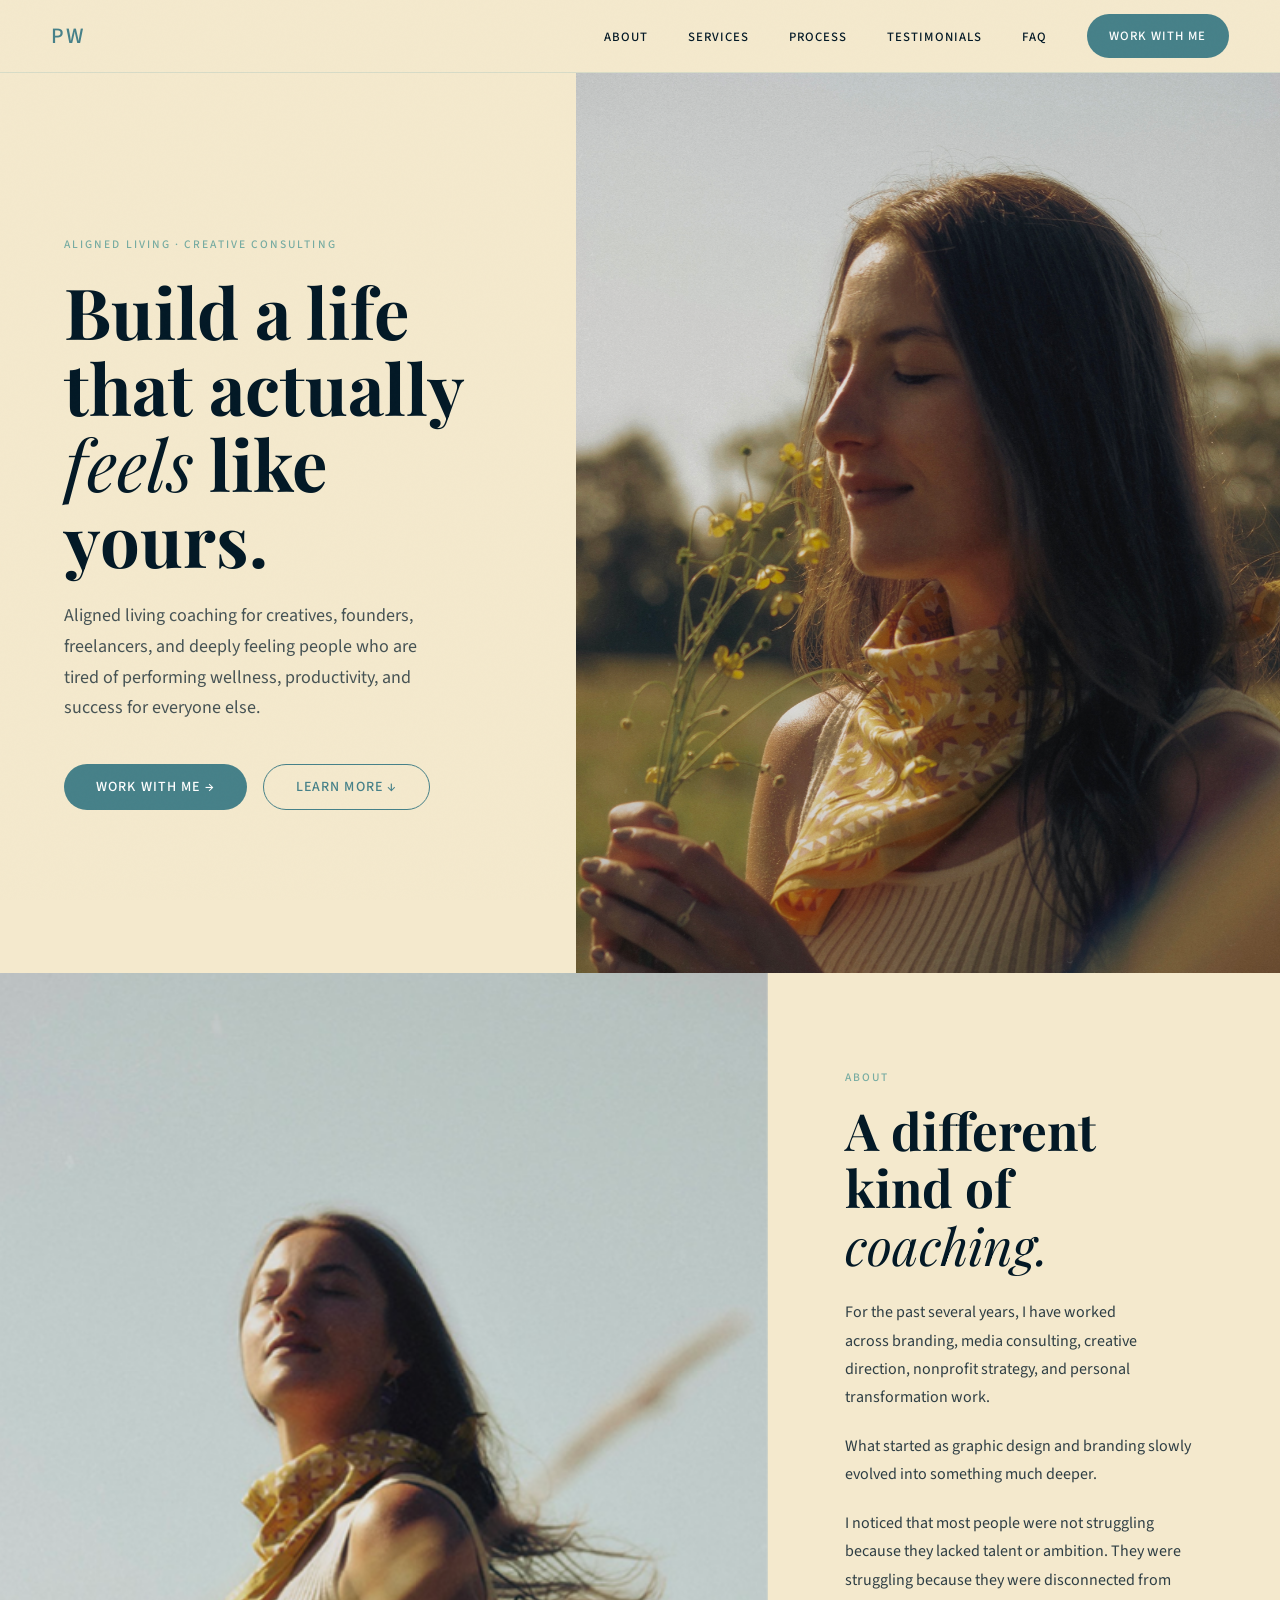
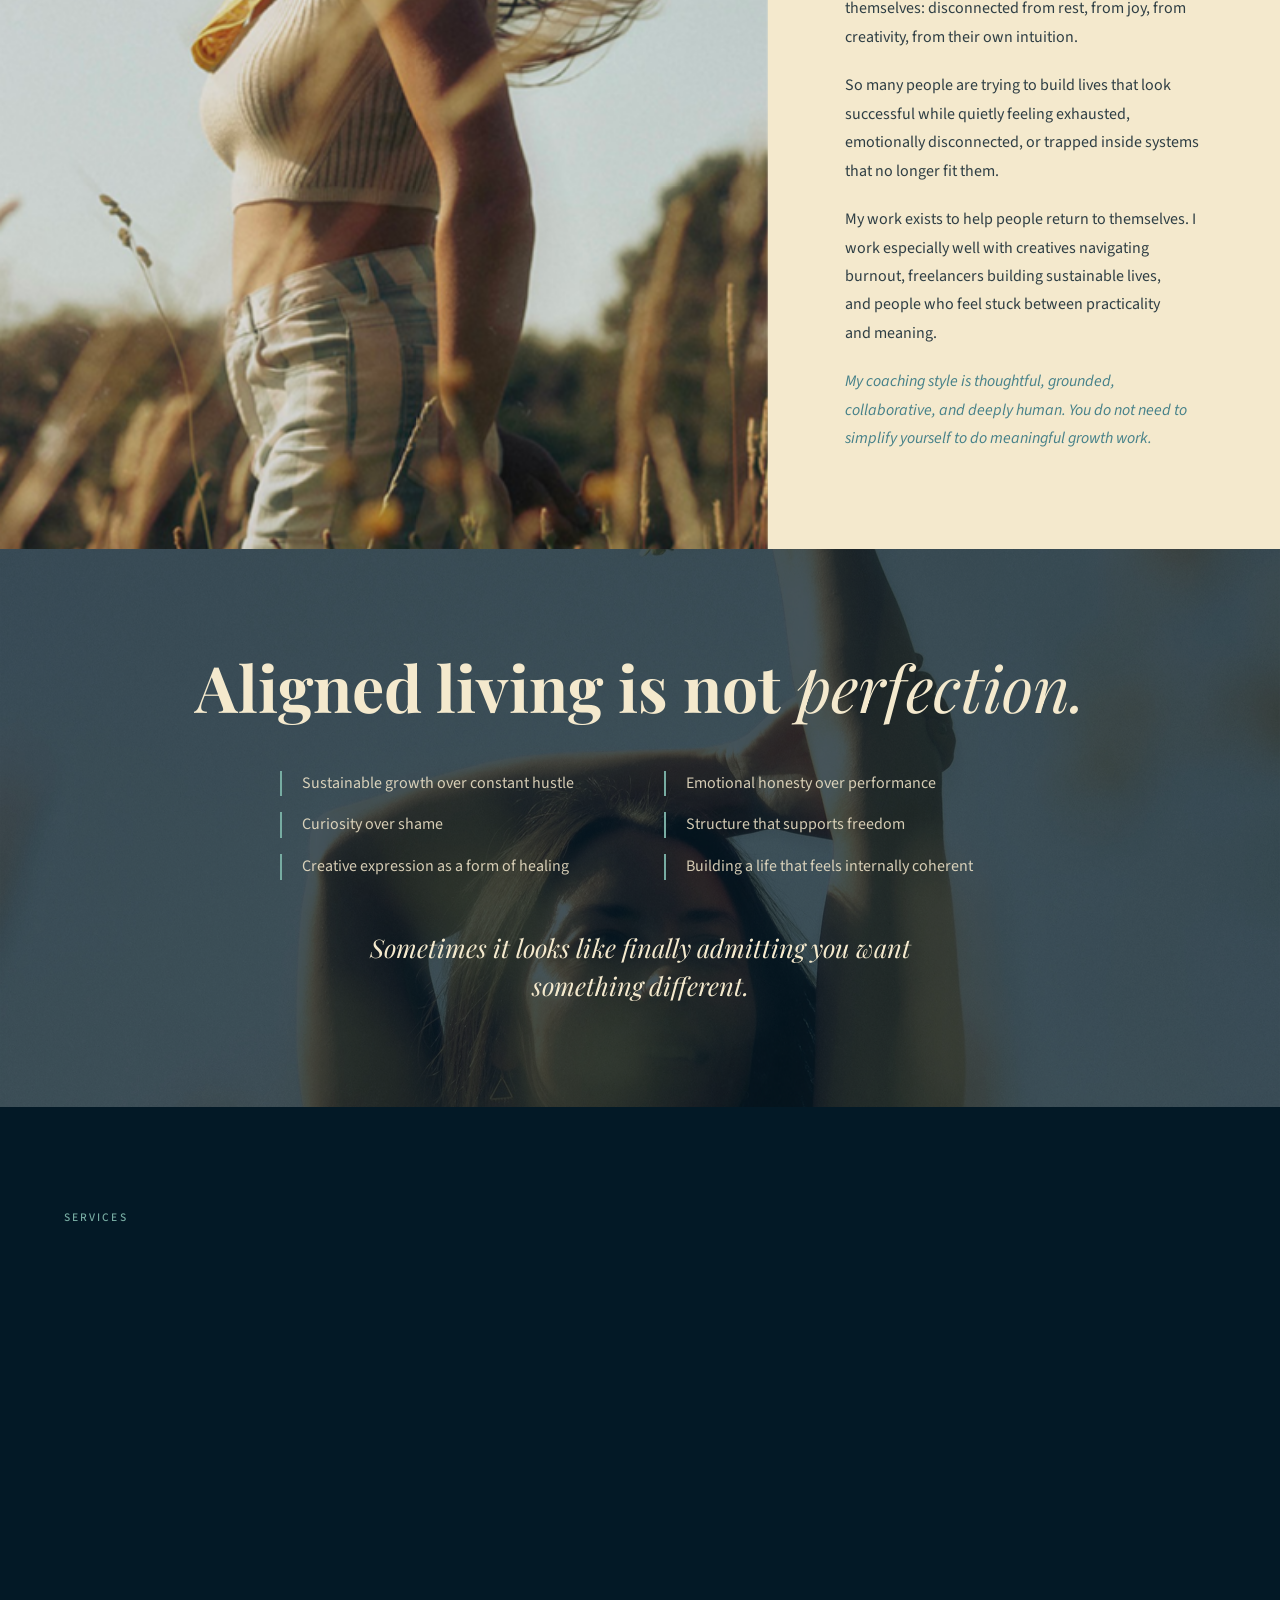
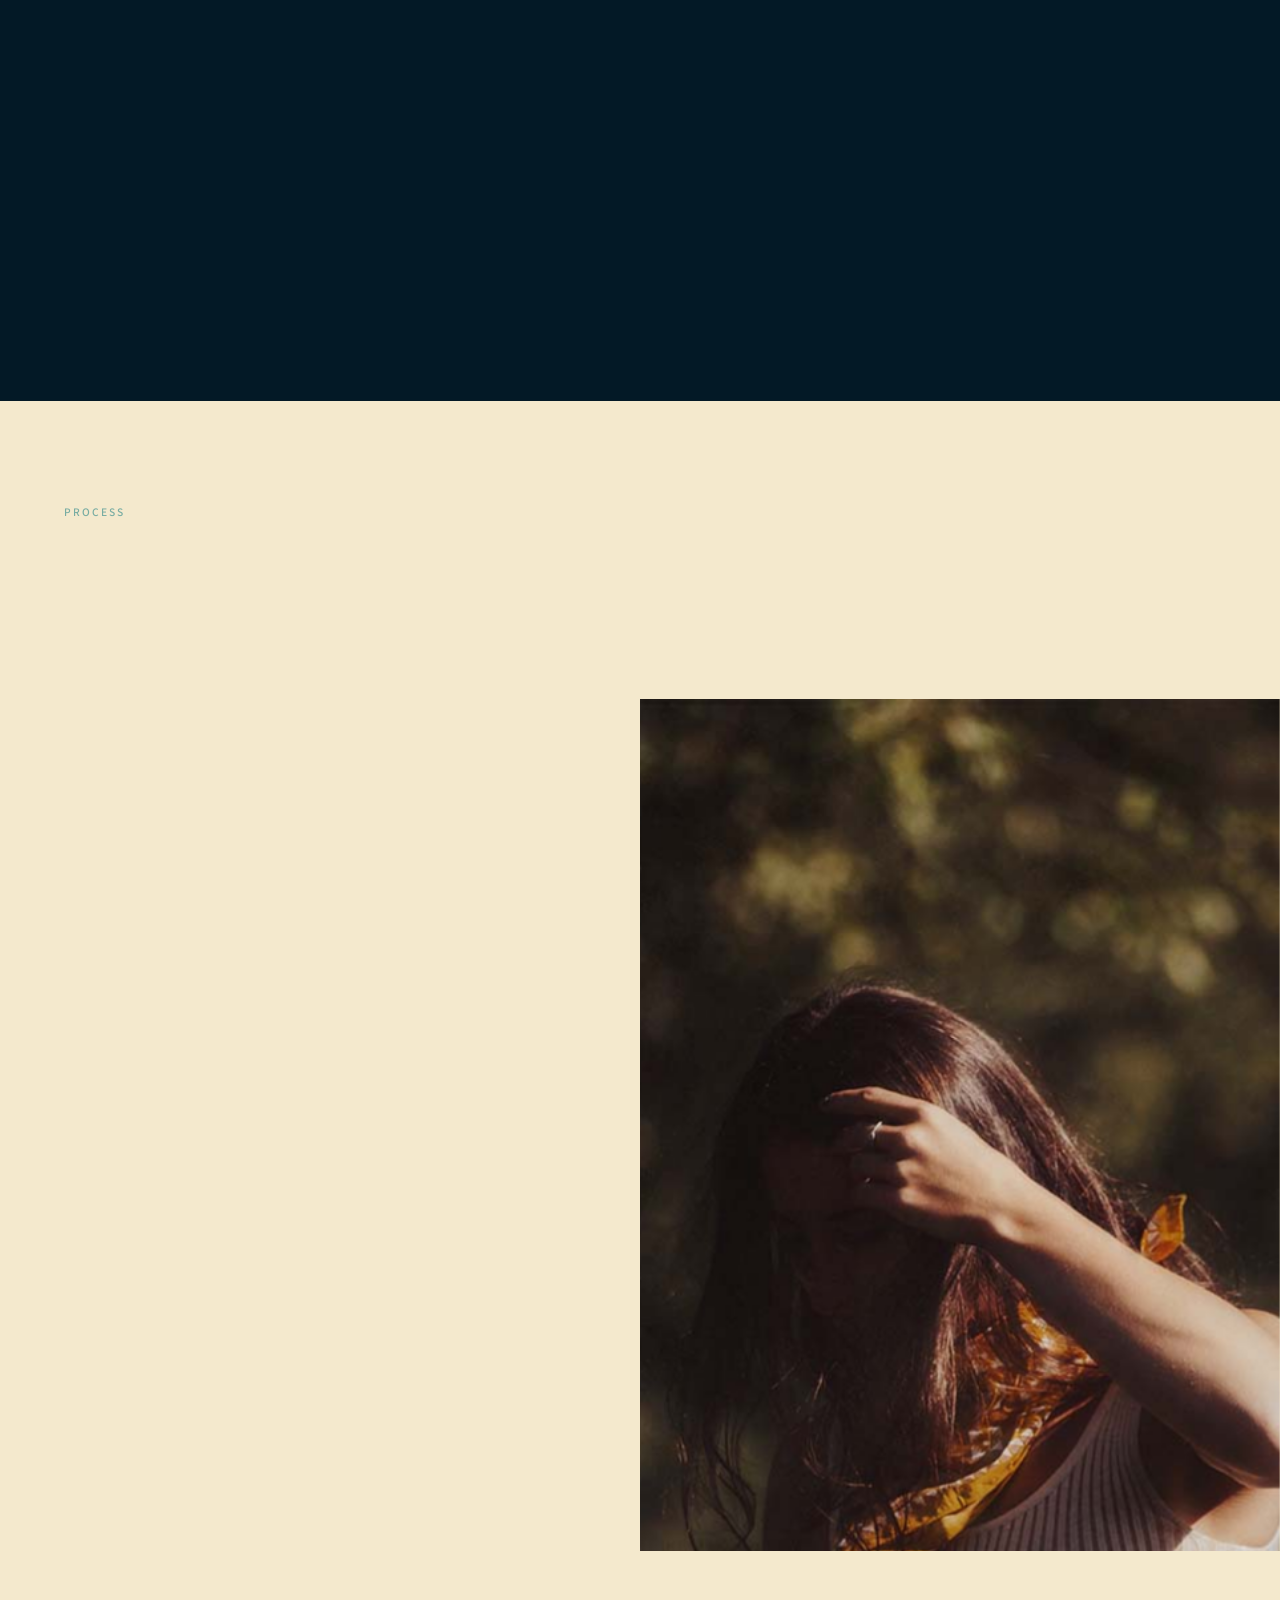
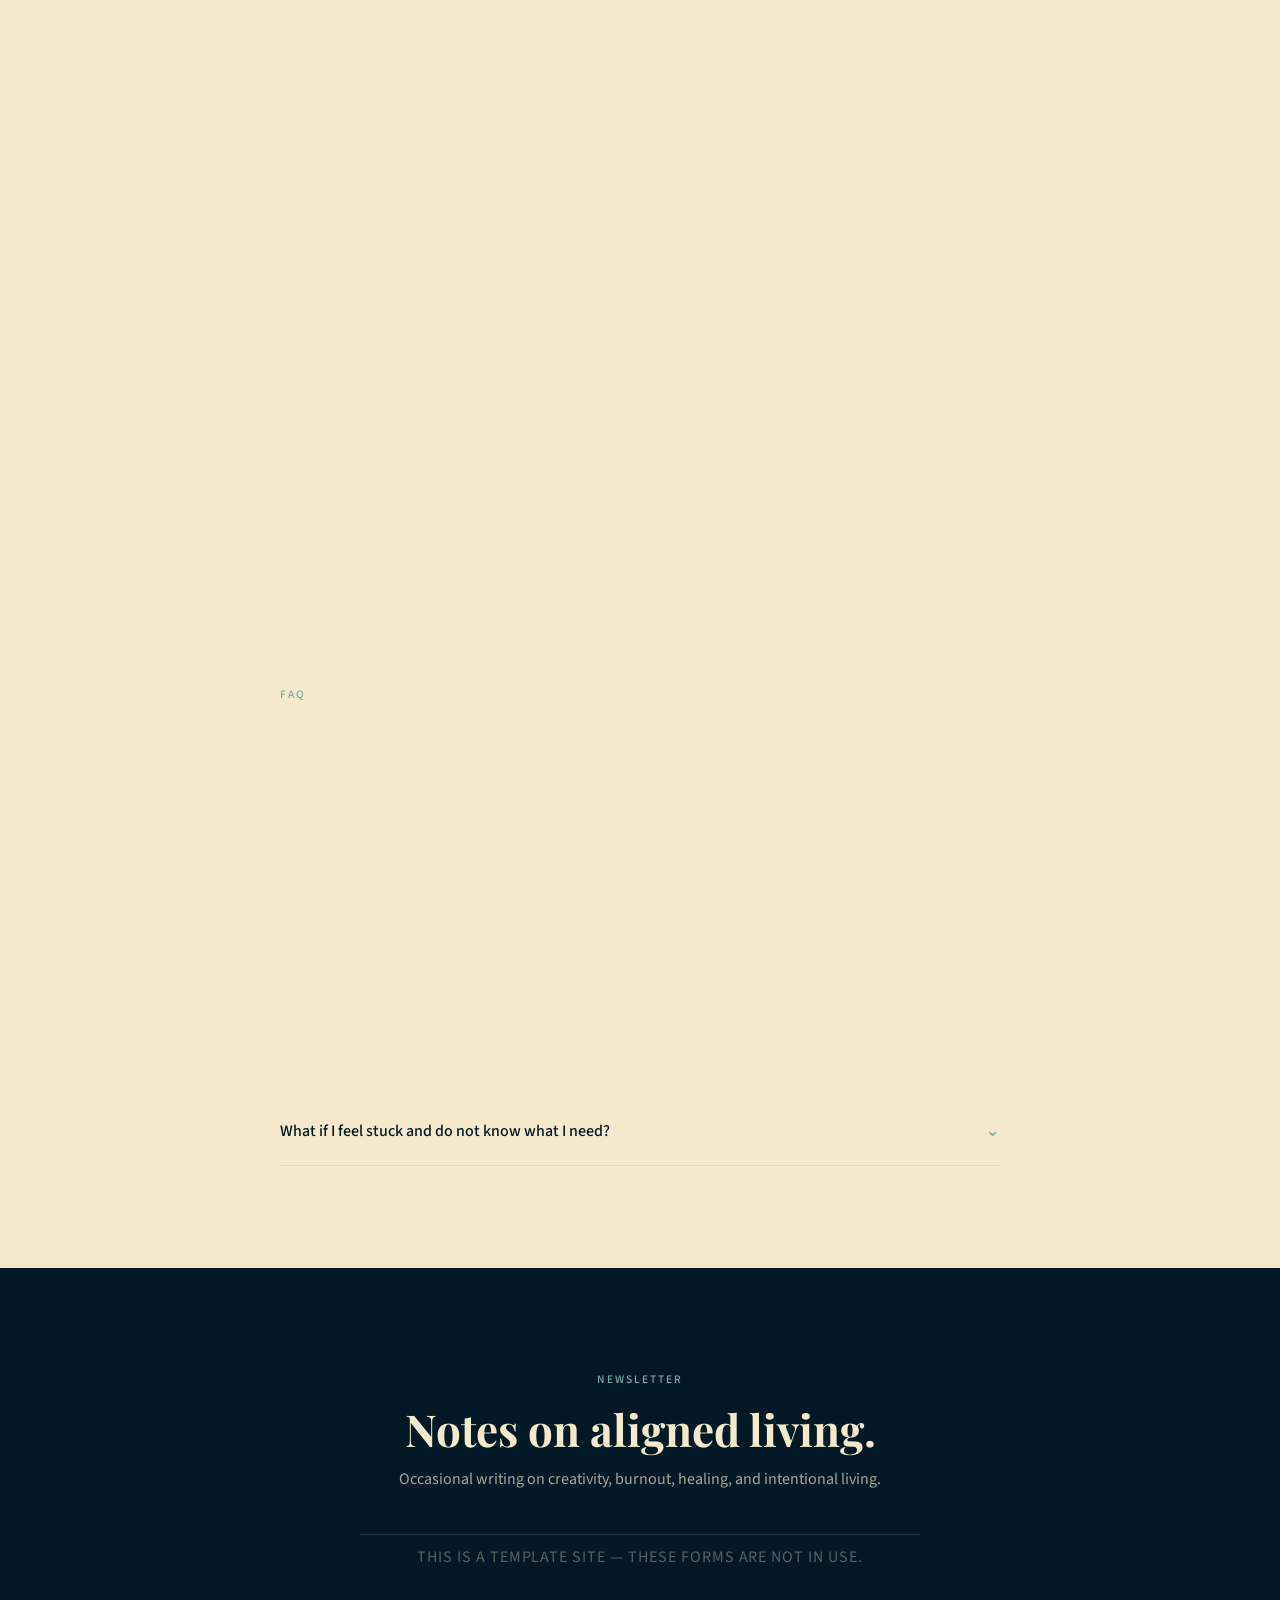
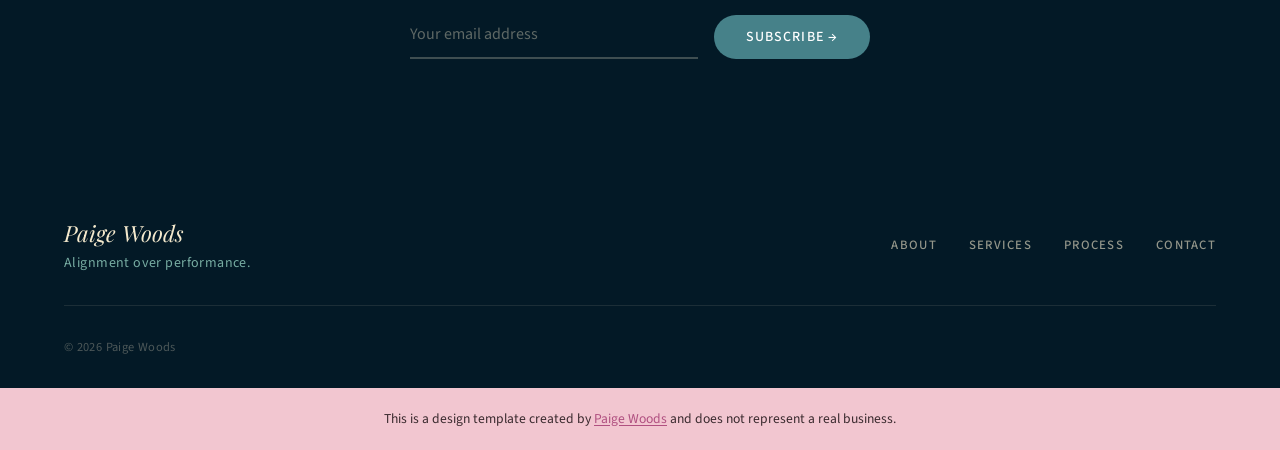
<file: index.html>
<!DOCTYPE html>
<html lang="en">
<head>
  <meta charset="UTF-8" />
  <meta name="viewport" content="width=device-width, initial-scale=1.0" />
  <title>Paige Woods — Aligned Living Coach</title>
  <meta name="description" content="Aligned living coaching for creatives, founders, freelancers, and deeply feeling people. Build a life that feels honest, sustainable, and real to you." />
  <link rel="preconnect" href="https://fonts.googleapis.com" />
  <link rel="preconnect" href="https://fonts.gstatic.com" crossorigin />
  <link href="https://fonts.googleapis.com/css2?family=Playfair+Display:ital,wght@0,600;0,700;1,400;1,600&family=Source+Sans+3:wght@400;500&display=swap" rel="stylesheet" />
  <link rel="stylesheet" href="style.css" />
</head>
<body>

  <!-- Paper grain texture -->
  <div class="grain" aria-hidden="true"></div>

  <!-- ══════════════════════════════════════════════════════
       NAVIGATION
  ══════════════════════════════════════════════════════ -->
  <nav class="nav" id="nav" role="navigation" aria-label="Main navigation">
    <div class="nav-inner">
      <a href="index.html" class="nav-logo">PW</a>
      <ul class="nav-links" role="list">
        <li><a href="#about">About</a></li>
        <li><a href="#services">Services</a></li>
        <li><a href="#process">Process</a></li>
        <li><a href="#testimonials">Testimonials</a></li>
        <li><a href="#faq">FAQ</a></li>
        <li><a href="contact.html" class="btn-nav">Work with me</a></li>
      </ul>
      <button class="nav-toggle" aria-label="Open menu" aria-expanded="false" aria-controls="navMobile">
        <span></span>
        <span></span>
      </button>
    </div>
  </nav>

  <!-- Mobile navigation overlay -->
  <div class="nav-mobile" id="navMobile" aria-hidden="true" role="dialog" aria-label="Mobile navigation">
    <button class="nav-mobile-close" aria-label="Close menu">&#10005;</button>
    <ul role="list">
      <li><a href="#about">About</a></li>
      <li><a href="#services">Services</a></li>
      <li><a href="#process">Process</a></li>
      <li><a href="#testimonials">Testimonials</a></li>
      <li><a href="#faq">FAQ</a></li>
      <li><a href="contact.html">Work with me</a></li>
    </ul>
  </div>

  <!-- ══════════════════════════════════════════════════════
       HERO
  ══════════════════════════════════════════════════════ -->
  <section class="hero" aria-label="Introduction">
    <div class="hero-text">
      <span class="section-label hero-animate">Aligned Living &middot; Creative Consulting</span>
      <h1 class="hero-h1 hero-animate">Build a life that actually <em>feels</em> like yours.</h1>
      <p class="hero-sub hero-animate">
        Aligned living coaching for creatives, founders, freelancers, and deeply feeling people
        who are tired of performing wellness, productivity, and success for everyone else.
      </p>
      <div class="btn-group hero-animate">
        <a href="contact.html" class="btn btn-primary">Work with me &rarr;</a>
        <a href="#about" class="btn btn-outline">Learn more &darr;</a>
      </div>
    </div>
    <div class="hero-image" aria-hidden="true">
      <img
        src="paige-portfolio-1/IMG_7127 copy.jpg"
        alt="Paige Woods"
        data-parallax="0.12"
        loading="eager"
        fetchpriority="high"
      />
    </div>
  </section>

  <!-- ══════════════════════════════════════════════════════
       ABOUT
  ══════════════════════════════════════════════════════ -->
  <section class="about-section" id="about" aria-labelledby="about-heading">
    <div class="about-grid-full">

      <div class="about-photo-col reveal-slide-left">
        <img
          src="paige-portfolio-1/IMG_7124 copy.jpg"
          alt="Paige Woods"
          data-parallax="0.09"
          loading="lazy"
        />
      </div>

      <div class="about-text-col">
        <div class="about-text reveal">
          <span class="section-label">About</span>
          <h2 class="section-heading reveal-scale" id="about-heading">A different kind of <em>coaching.</em></h2>

          <p>For the past several years, I have worked across branding, media consulting, creative direction, nonprofit strategy, and personal transformation work.</p>

          <p>What started as graphic design and branding slowly evolved into something much deeper.</p>

          <p>I noticed that most people were not struggling because they lacked talent or ambition. They were struggling because they were disconnected from themselves: disconnected from rest, from joy, from creativity, from their own intuition.</p>

          <p>So many people are trying to build lives that look successful while quietly feeling exhausted, emotionally disconnected, or trapped inside systems that no longer fit them.</p>

          <p>My work exists to help people return to themselves. I work especially well with creatives navigating burnout, freelancers building sustainable lives, and people who feel stuck between practicality and meaning.</p>

          <p class="about-closing">My coaching style is thoughtful, grounded, collaborative, and deeply human. You do not need to simplify yourself to do meaningful growth work.</p>
        </div>
      </div>

    </div>
  </section>

  <!-- ══════════════════════════════════════════════════════
       PHILOSOPHY
  ══════════════════════════════════════════════════════ -->
  <section class="section philosophy" id="philosophy" aria-labelledby="philosophy-heading">
    <div class="philosophy-bg" aria-hidden="true">
      <img
        src="paige-portfolio-1/IMG_7130 copy.jpg"
        alt=""
        class="philosophy-img"
        data-parallax="0.05"
        loading="lazy"
      />
    </div>
    <div class="container philosophy-content">
      <h2 class="philosophy-heading reveal-scale" id="philosophy-heading">
        Aligned living is not <em>perfection.</em>
      </h2>
      <div class="philosophy-grid" aria-label="Core principles">
        <p class="reveal">Sustainable growth over constant hustle</p>
        <p class="reveal">Emotional honesty over performance</p>
        <p class="reveal">Curiosity over shame</p>
        <p class="reveal">Structure that supports freedom</p>
        <p class="reveal">Creative expression as a form of healing</p>
        <p class="reveal">Building a life that feels internally coherent</p>
      </div>
      <p class="philosophy-closing reveal">
        Sometimes it looks like finally admitting you want something different.
      </p>
    </div>
  </section>

  <!-- ══════════════════════════════════════════════════════
       SERVICES
  ══════════════════════════════════════════════════════ -->
  <section class="section services-section" id="services" aria-labelledby="services-heading">
    <div class="container">
      <span class="section-label">Services</span>
      <h2 class="section-heading reveal-scale" id="services-heading">The work.</h2>

      <div class="services-grid">

        <div class="card reveal">
          <div class="card-accent" aria-hidden="true"></div>
          <h3 class="card-heading">1:1 Coaching</h3>
          <p class="card-sub">Personal guidance for building a more aligned life.</p>
          <ul class="card-list" aria-label="Coaching focus areas">
            <li>Life direction and decision-making</li>
            <li>Burnout recovery and nervous system awareness</li>
            <li>Creative identity and self-expression</li>
            <li>Values-based goal setting and self-trust</li>
          </ul>
          <p class="card-body">Sessions are conversational, reflective, and practical. The focus is honest support that can actually fit into your real life.</p>
          <a href="contact.html" class="btn btn-outline">Book a session</a>
        </div>

        <div class="card card-offset reveal">
          <div class="card-accent" aria-hidden="true"></div>
          <h3 class="card-heading">Creative &amp; Brand Consulting</h3>
          <p class="card-sub">For creatives, founders, and purpose-driven projects.</p>
          <ul class="card-list" aria-label="Consulting focus areas">
            <li>Brand clarity and messaging</li>
            <li>Audience alignment and storytelling</li>
            <li>Personal branding for creatives</li>
            <li>Values-centered creative direction</li>
          </ul>
          <p class="card-body">With a background in branding, design, and nonprofit work, I help clients clarify not just how they present themselves, but why they exist in the first place.</p>
          <a href="contact.html" class="btn btn-outline">Start a project</a>
        </div>

      </div>
    </div>
  </section>

  <!-- ══════════════════════════════════════════════════════
       PROCESS
  ══════════════════════════════════════════════════════ -->
  <section class="section process-section" id="process" aria-labelledby="process-heading">
      <div class="process-grid">

        <div class="process-steps">
          <span class="section-label">Process</span>
          <h2 class="section-heading reveal-scale" id="process-heading">What working together looks like.</h2>

          <div class="step reveal-step-right">
            <span class="step-number" aria-hidden="true">01</span>
            <div>
              <h3 class="step-title">Reflection</h3>
              <p>We begin by understanding where you are right now: emotionally, creatively, practically, and relationally. Not just what you do, but how your life actually feels.</p>
            </div>
          </div>

          <div class="step reveal-step-right">
            <span class="step-number" aria-hidden="true">02</span>
            <div>
              <h3 class="step-title">Clarity</h3>
              <p>We identify the patterns, pressures, and beliefs creating disconnection or burnout, then reconnect with your real values, desires, rhythms, and needs.</p>
            </div>
          </div>

          <div class="step reveal-step-right">
            <span class="step-number" aria-hidden="true">03</span>
            <div>
              <h3 class="step-title">Alignment</h3>
              <p>Together we build structures, goals, routines, and decisions that support the life you genuinely want to live, not a version built around outside expectations.</p>
            </div>
          </div>

          <div class="step reveal-step-right">
            <span class="step-number" aria-hidden="true">04</span>
            <div>
              <h3 class="step-title">Integration</h3>
              <p>Real change happens when insight becomes part of daily life. This phase focuses on sustainability and helping change feel realistic rather than overwhelming.</p>
            </div>
          </div>
        </div>

        <div class="process-photo" aria-hidden="true">
          <img
            src="paige-portfolio-1/IMG_7123 copy 2.jpg"
            alt=""
            data-parallax="0.08"
            loading="lazy"
          />
        </div>

      </div>
  </section>

  <!-- ══════════════════════════════════════════════════════
       TESTIMONIALS
  ══════════════════════════════════════════════════════ -->
  <section class="section testimonials" id="testimonials" aria-labelledby="testimonials-heading">
    <div class="container">

      <p class="testimonials-intro reveal-scale" id="testimonials-heading">
        My role is not to &ldquo;fix&rdquo; people. It&rsquo;s to help them hear themselves clearly again.
      </p>

      <!-- Note: placeholder testimonials — replace with real ones when available -->
      <div class="testimonials-grid">

        <div class="testimonial-card reveal">
          <p>&ldquo;Working with Paige helped me understand what I actually wanted, not what I thought I was supposed to want. It changed everything.&rdquo;</p>
          <cite>A., Creative Director</cite>
        </div>

        <div class="testimonial-card reveal">
          <p>&ldquo;I came in burned out and overwhelmed. Paige helped me build a life that actually fits who I am. The work was honest, thoughtful, and deeply personal.&rdquo;</p>
          <cite>M., Freelance Designer</cite>
        </div>

        <div class="testimonial-card reveal">
          <p>&ldquo;This is the first time I&rsquo;ve done growth work that didn&rsquo;t make me feel like I needed to become someone else. Paige meets you exactly where you are.&rdquo;</p>
          <cite>R., Founder</cite>
        </div>

      </div>
    </div>
  </section>

  <!-- ══════════════════════════════════════════════════════
       FAQ
  ══════════════════════════════════════════════════════ -->
  <section class="section" id="faq" aria-labelledby="faq-heading">
    <div class="container">
      <div class="faq-wrap">
        <span class="section-label">FAQ</span>
        <h2 class="section-heading reveal-scale" id="faq-heading">Questions.</h2>

        <div class="faq-list" role="list">

          <div class="faq-item reveal" role="listitem">
            <button class="faq-q" aria-expanded="false" aria-controls="faq-1">
              What makes your coaching different?
              <span class="faq-chevron" aria-hidden="true">&#8964;</span>
            </button>
            <div class="faq-a" id="faq-1" hidden>
              <p>My work is less focused on external achievement and more focused on helping people create lives that feel emotionally sustainable, authentic, and aligned with their values. I combine practical structure with emotional depth.</p>
            </div>
          </div>

          <div class="faq-item reveal" role="listitem">
            <button class="faq-q" aria-expanded="false" aria-controls="faq-2">
              Do I need to be a creative person to work with you?
              <span class="faq-chevron" aria-hidden="true">&#8964;</span>
            </button>
            <div class="faq-a" id="faq-2" hidden>
              <p>Not at all. But many creatives, freelancers, founders, and highly introspective people naturally resonate with this work.</p>
            </div>
          </div>

          <div class="faq-item reveal" role="listitem">
            <button class="faq-q" aria-expanded="false" aria-controls="faq-3">
              Is this therapy?
              <span class="faq-chevron" aria-hidden="true">&#8964;</span>
            </button>
            <div class="faq-a" id="faq-3" hidden>
              <p>No. Coaching is not therapy or mental health treatment. My work focuses on reflection, growth, alignment, life structure, creativity, and values-based change.</p>
            </div>
          </div>

          <div class="faq-item reveal" role="listitem">
            <button class="faq-q" aria-expanded="false" aria-controls="faq-4">
              Do you offer virtual sessions?
              <span class="faq-chevron" aria-hidden="true">&#8964;</span>
            </button>
            <div class="faq-a" id="faq-4" hidden>
              <p>Yes. All sessions are offered remotely.</p>
            </div>
          </div>

          <div class="faq-item reveal" role="listitem">
            <button class="faq-q" aria-expanded="false" aria-controls="faq-5">
              What if I feel stuck and do not know what I need?
              <span class="faq-chevron" aria-hidden="true">&#8964;</span>
            </button>
            <div class="faq-a" id="faq-5" hidden>
              <p>That is completely okay. Many people begin this work because they sense disconnection before they fully understand what needs to change.</p>
            </div>
          </div>

        </div>
      </div>
    </div>
  </section>

  <!-- ══════════════════════════════════════════════════════
       NEWSLETTER
  ══════════════════════════════════════════════════════ -->
  <section class="section newsletter" aria-labelledby="newsletter-heading">
    <div class="container">
      <div class="newsletter-inner reveal">
        <span class="section-label">Newsletter</span>
        <h2 class="newsletter-heading reveal-scale" id="newsletter-heading">Notes on aligned living.</h2>
        <p>Occasional writing on creativity, burnout, healing, and intentional living.</p>
        <p class="demo-notice">This is a template site — these forms are not in use.</p>
        <form class="newsletter-form" action="#" onsubmit="return false;" novalidate>
          <div class="newsletter-field">
            <input
              type="email"
              placeholder="Your email address"
              aria-label="Email address for newsletter"
              autocomplete="email"
            />
            <button type="submit" class="btn btn-primary">Subscribe &rarr;</button>
          </div>
        </form>
      </div>
    </div>
  </section>

  <!-- ══════════════════════════════════════════════════════
       FOOTER
  ══════════════════════════════════════════════════════ -->
  <footer class="footer" role="contentinfo">
    <div class="container">
      <div class="footer-main">
        <div>
          <p class="footer-name">Paige Woods</p>
          <p class="footer-tagline">Alignment over performance.</p>
        </div>
        <nav class="footer-nav" aria-label="Footer navigation">
          <a href="#about">About</a>
          <a href="#services">Services</a>
          <a href="#process">Process</a>
          <a href="contact.html">Contact</a>
        </nav>
      </div>
      <div class="footer-bottom">
        <p>&copy; 2026 Paige Woods</p>
      </div>
    </div>
  </footer>

  <div class="template-disclaimer">
    <p>This is a design template created by <a href="https://www.paigewoods.art/consulting" target="_blank" rel="noopener">Paige Woods</a> and does not represent a real business.</p>
  </div>

  <script src="main.js"></script>
</body>
</html>
</file>
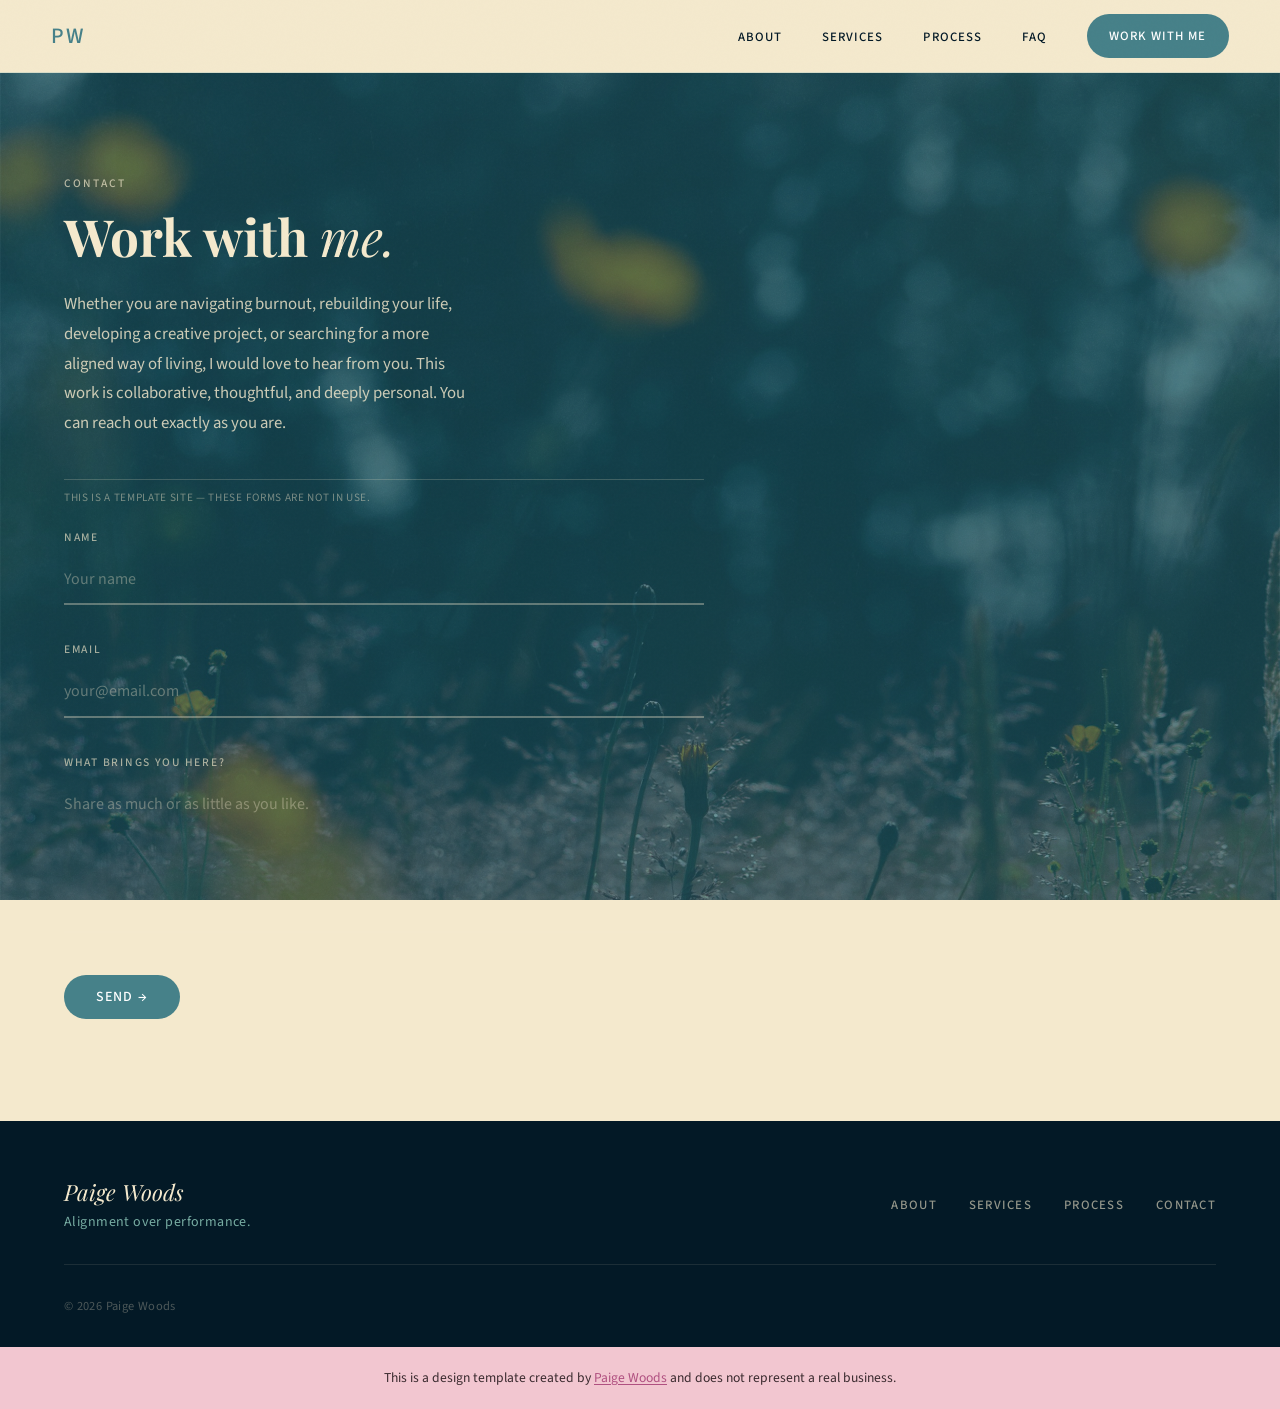
<file: contact.html>
<!DOCTYPE html>
<html lang="en">
<head>
  <meta charset="UTF-8" />
  <meta name="viewport" content="width=device-width, initial-scale=1.0" />
  <title>Work With Me — Paige Woods</title>
  <meta name="description" content="Reach out to Paige Woods to explore aligned living coaching or creative consulting. Sessions offered remotely." />
  <link rel="preconnect" href="https://fonts.googleapis.com" />
  <link rel="preconnect" href="https://fonts.gstatic.com" crossorigin />
  <link href="https://fonts.googleapis.com/css2?family=Playfair+Display:ital,wght@0,600;0,700;1,400;1,600&family=Source+Sans+3:wght@400;500&display=swap" rel="stylesheet" />
  <link rel="stylesheet" href="style.css" />
</head>
<body>

  <!-- Paper grain texture -->
  <div class="grain" aria-hidden="true"></div>

  <!-- ══════════════════════════════════════════════════════
       NAVIGATION
  ══════════════════════════════════════════════════════ -->
  <nav class="nav" id="nav" role="navigation" aria-label="Main navigation">
    <div class="nav-inner">
      <a href="index.html" class="nav-logo">PW</a>
      <ul class="nav-links" role="list">
        <li><a href="index.html#about">About</a></li>
        <li><a href="index.html#services">Services</a></li>
        <li><a href="index.html#process">Process</a></li>
        <li><a href="index.html#faq">FAQ</a></li>
        <li><a href="contact.html" class="btn-nav" aria-current="page">Work with me</a></li>
      </ul>
      <button class="nav-toggle" aria-label="Open menu" aria-expanded="false" aria-controls="navMobile">
        <span></span>
        <span></span>
      </button>
    </div>
  </nav>

  <!-- Mobile navigation overlay -->
  <div class="nav-mobile" id="navMobile" aria-hidden="true" role="dialog" aria-label="Mobile navigation">
    <button class="nav-mobile-close" aria-label="Close menu">&#10005;</button>
    <ul role="list">
      <li><a href="index.html#about">About</a></li>
      <li><a href="index.html#services">Services</a></li>
      <li><a href="index.html#process">Process</a></li>
      <li><a href="index.html#faq">FAQ</a></li>
      <li><a href="contact.html">Work with me</a></li>
    </ul>
  </div>

  <!-- ══════════════════════════════════════════════════════
       CONTACT
  ══════════════════════════════════════════════════════ -->
  <main class="section contact-main" aria-labelledby="contact-heading">
    <div class="container">
      <div class="contact-grid">

        <div class="contact-form-col">
          <span class="section-label hero-animate">Contact</span>
          <h1 class="section-heading hero-animate" id="contact-heading">Work with <em>me.</em></h1>
          <p class="contact-intro hero-animate">
            Whether you are navigating burnout, rebuilding your life, developing a creative project,
            or searching for a more aligned way of living, I would love to hear from you.
            This work is collaborative, thoughtful, and deeply personal.
            You can reach out exactly as you are.
          </p>

          <p class="demo-notice">This is a template site — these forms are not in use.</p>
          <form class="contact-form reveal" action="#" onsubmit="return false;" novalidate>

            <div class="form-field">
              <label for="name">Name</label>
              <input
                type="text"
                id="name"
                name="name"
                autocomplete="name"
                placeholder="Your name"
                required
              />
            </div>

            <div class="form-field">
              <label for="email">Email</label>
              <input
                type="email"
                id="email"
                name="email"
                autocomplete="email"
                placeholder="your@email.com"
                required
              />
            </div>

            <div class="form-field">
              <label for="message">What brings you here?</label>
              <textarea
                id="message"
                name="message"
                rows="5"
                placeholder="Share as much or as little as you like."
                required
              ></textarea>
            </div>

            <button type="submit" class="btn btn-primary">Send &rarr;</button>

          </form>
        </div>


      </div>
    </div>
  </main>

  <!-- ══════════════════════════════════════════════════════
       FOOTER
  ══════════════════════════════════════════════════════ -->
  <footer class="footer" role="contentinfo">
    <div class="container">
      <div class="footer-main">
        <div>
          <p class="footer-name">Paige Woods</p>
          <p class="footer-tagline">Alignment over performance.</p>
        </div>
        <nav class="footer-nav" aria-label="Footer navigation">
          <a href="index.html#about">About</a>
          <a href="index.html#services">Services</a>
          <a href="index.html#process">Process</a>
          <a href="contact.html">Contact</a>
        </nav>
      </div>
      <div class="footer-bottom">
        <p>&copy; 2026 Paige Woods</p>
      </div>
    </div>
  </footer>

  <div class="template-disclaimer">
    <p>This is a design template created by <a href="https://www.paigewoods.art/consulting" target="_blank" rel="noopener">Paige Woods</a> and does not represent a real business.</p>
  </div>

  <script src="main.js"></script>
</body>
</html>
</file>
<file: style.css>
/* =========================================================
   PAIGE WOODS — Design Tokens & Shared Styles
   ========================================================= */

@import url('https://fonts.googleapis.com/css2?family=Playfair+Display:ital,wght@0,600;0,700;1,400;1,600&family=Source+Sans+3:wght@400;500&display=swap');

:root {
  --ink-black:     #031926;
  --teal:          #468189;
  --muted-teal:    #77aca2;
  --ash-grey:      #9dbebb;
  --vanilla-cream: #f4e9cd;

  --bg:            var(--vanilla-cream);
  --text:          var(--ink-black);
  --accent:        var(--teal);
  --accent-hover:  var(--muted-teal);
  --border:        rgba(150, 190, 187, 0.3);

  --font-serif: 'Playfair Display', Georgia, serif;
  --font-sans:  'Source Sans 3', system-ui, sans-serif;

  --radius-card: 24px;
  --radius-pill: 9999px;

  --shadow-sm:  0 4px 6px  rgba(3, 25, 38, 0.05);
  --shadow-md:  0 10px 20px rgba(3, 25, 38, 0.08);
  --shadow-xl:  0 30px 60px rgba(3, 25, 38, 0.14);

  --max-w: 1280px;
}

/* =========================================================
   Reset
   ========================================================= */

*, *::before, *::after {
  box-sizing: border-box;
  margin: 0;
  padding: 0;
}

html {
  scroll-behavior: smooth;
}

body {
  font-family: var(--font-sans);
  background: var(--vanilla-cream);
  color: var(--ink-black);
  min-height: 100vh;
  -webkit-font-smoothing: antialiased;
}

img {
  max-width: 100%;
  display: block;
}

h1, h2, h3, h4, p {
  text-wrap: pretty;
}

.template-disclaimer {
  background: #f2c6d0;
  padding: 1.25rem clamp(1.5rem, 5vw, 4rem);
  text-align: center;
}

.template-disclaimer p {
  font-family: var(--font-sans);
  font-size: 0.85rem;
  line-height: 1.65;
  color: #3a2a2e;
  max-width: 680px;
  margin: 0 auto;
}

.template-disclaimer a {
  color: #b05080;
  text-decoration: underline;
  text-underline-offset: 2px;
}

.template-disclaimer a:hover {
  color: #8c3a62;
}

.demo-notice {
  font-family: var(--font-sans);
  font-size: 0.7rem;
  letter-spacing: 0.06em;
  text-transform: uppercase;
  color: rgba(3, 25, 38, 0.4);
  border-top: 1px solid rgba(3, 25, 38, 0.15);
  padding-top: 0.6rem;
  margin-bottom: 1.5rem;
}

.newsletter .demo-notice {
  color: rgba(244, 233, 205, 0.35);
  border-top-color: rgba(244, 233, 205, 0.15);
}

.contact-main .demo-notice {
  color: rgba(244, 233, 205, 0.45);
  border-top-color: rgba(244, 233, 205, 0.2);
}

/* =========================================================
   Paper Grain Overlay
   ========================================================= */

.grain {
  pointer-events: none;
  position: fixed;
  inset: 0;
  z-index: 9999;
  opacity: 0.015;
  background-image: url("data:image/svg+xml,%3Csvg viewBox='0 0 400 400' xmlns='http://www.w3.org/2000/svg'%3E%3Cfilter id='n'%3E%3CfeTurbulence type='fractalNoise' baseFrequency='0.9' numOctaves='4' stitchTiles='stitch'/%3E%3C/filter%3E%3Crect width='100%25' height='100%25' filter='url(%23n)'/%3E%3C%2Fsvg%3E");
  background-repeat: repeat;
}

/* =========================================================
   Layout
   ========================================================= */

.container {
  max-width: var(--max-w);
  margin: 0 auto;
  width: 100%;
  padding: 0 clamp(1.5rem, 5vw, 4rem);
}

.section {
  padding: clamp(4rem, 8vw, 7rem) 0;
}

/* =========================================================
   Navigation
   ========================================================= */

.nav {
  position: sticky;
  top: 0;
  z-index: 100;
  background: rgba(244, 233, 205, 0.88);
  backdrop-filter: blur(12px);
  -webkit-backdrop-filter: blur(12px);
  border-bottom: 1px solid var(--border);
  transition: box-shadow 0.3s ease;
}

.nav.scrolled {
  box-shadow: var(--shadow-sm);
}

.nav-inner {
  display: flex;
  align-items: center;
  justify-content: space-between;
  height: 72px;
  width: 100%;
  padding: 0 clamp(2rem, 4vw, 4rem);
}

.nav-logo {
  font-family: var(--font-sans);
  font-style: normal;
  font-weight: 500;
  font-size: 22px;
  letter-spacing: 0.08em;
  text-transform: uppercase;
  color: var(--teal);
  text-decoration: none;
}

.nav-links {
  display: flex;
  align-items: center;
  gap: 2.5rem;
  list-style: none;
}

.nav-links a {
  font-family: var(--font-sans);
  font-weight: 500;
  font-size: 0.8rem;
  letter-spacing: 0.08em;
  text-transform: uppercase;
  color: var(--ink-black);
  text-decoration: none;
  transition: color 0.3s ease;
}

.nav-links a:hover {
  color: var(--teal);
}

.btn-nav {
  background: var(--teal);
  color: white !important;
  padding: 0.55rem 1.4rem;
  border-radius: var(--radius-pill);
  font-size: 0.8rem !important;
  transition: background 0.3s ease, transform 0.25s ease !important;
  min-height: 44px;
  display: inline-flex;
  align-items: center;
}

.btn-nav:hover {
  background: var(--muted-teal) !important;
  color: white !important;
  transform: translateY(-2px) !important;
}

/* Mobile hamburger — hidden on desktop */
.nav-toggle {
  display: none;
  flex-direction: column;
  gap: 5px;
  background: none;
  border: none;
  cursor: pointer;
  padding: 0.5rem;
}

.nav-toggle span {
  display: block;
  width: 24px;
  height: 1.5px;
  background: var(--ink-black);
  transition: transform 0.3s ease, opacity 0.3s ease;
}

body.nav-open .nav-toggle span:first-child {
  transform: rotate(45deg) translate(4.5px, 4.5px);
}

body.nav-open .nav-toggle span:last-child {
  transform: rotate(-45deg) translate(4.5px, -4.5px);
}

/* Mobile overlay */
.nav-mobile {
  position: fixed;
  inset: 0;
  z-index: 200;
  background: var(--ink-black);
  display: flex;
  flex-direction: column;
  align-items: center;
  justify-content: center;
  gap: 2.5rem;
  opacity: 0;
  pointer-events: none;
  transition: opacity 0.3s ease;
}

body.nav-open .nav-mobile {
  opacity: 1;
  pointer-events: auto;
}

.nav-mobile ul {
  list-style: none;
  text-align: center;
}

.nav-mobile ul li {
  margin-bottom: 2rem;
}

.nav-mobile ul a {
  font-family: var(--font-serif);
  font-size: 2.25rem;
  color: var(--vanilla-cream);
  text-decoration: none;
  transition: color 0.3s;
}

.nav-mobile ul a:hover {
  color: var(--muted-teal);
}

.nav-mobile-close {
  position: absolute;
  top: 1.5rem;
  right: 2rem;
  background: none;
  border: none;
  color: var(--vanilla-cream);
  font-size: 1.5rem;
  cursor: pointer;
  opacity: 0.7;
  transition: opacity 0.3s;
  line-height: 1;
  padding: 0.5rem;
}

.nav-mobile-close:hover {
  opacity: 1;
}

/* =========================================================
   Buttons
   ========================================================= */

.btn {
  display: inline-flex;
  align-items: center;
  justify-content: center;
  padding: 0.75rem 2rem;
  border-radius: var(--radius-pill);
  font-family: var(--font-sans);
  font-size: 0.875rem;
  font-weight: 500;
  letter-spacing: 0.08em;
  text-transform: uppercase;
  text-decoration: none;
  cursor: pointer;
  transition: background 0.3s ease-out, color 0.3s ease-out, border-color 0.3s ease-out, transform 0.25s ease-out, box-shadow 0.25s ease-out;
  min-height: 44px;
  border: none;
}

.btn-primary {
  background: var(--teal);
  color: white;
}

.btn-primary:hover {
  background: var(--muted-teal);
  color: white;
  transform: translateY(-3px);
  box-shadow: 0 8px 20px rgba(70, 129, 137, 0.3);
}

.btn-outline {
  background: transparent;
  color: var(--teal);
  border: 1.5px solid var(--teal);
}

.btn-outline:hover {
  background: var(--teal);
  color: white;
  transform: translateY(-3px);
  box-shadow: 0 8px 20px rgba(70, 129, 137, 0.2);
}

.btn-group {
  display: flex;
  gap: 1rem;
  flex-wrap: wrap;
}

/* =========================================================
   Scroll Reveal
   ========================================================= */

.reveal {
  opacity: 0;
  transform: translateY(1.25rem);
  transition: opacity 0.55s ease-out, transform 0.55s ease-out;
}

.reveal.visible {
  opacity: 1;
  transform: none;
}

.reveal-left {
  transform: translateX(-2rem);
}

.reveal-left.visible {
  transform: translateX(0);
}

.reveal-right {
  transform: translateX(2rem);
}

.reveal-right.visible {
  transform: translateX(0);
}

/* Heading variant: adds gentle scale-in */
.reveal-scale {
  opacity: 0;
  transform: translateY(0.6rem) scale(0.96);
  transition: opacity 0.7s ease-out, transform 0.7s ease-out;
}

.reveal-scale.visible {
  opacity: 1;
  transform: none;
}

/* Parallax images */
[data-parallax] {
  will-change: transform;
}

/* =========================================================
   Typography helpers
   ========================================================= */

.section-label {
  display: block;
  font-family: var(--font-sans);
  font-size: 0.72rem;
  font-weight: 500;
  text-transform: uppercase;
  letter-spacing: 0.18em;
  color: var(--muted-teal);
  margin-bottom: 1rem;
}

.section-heading {
  font-family: var(--font-serif);
  font-weight: 700;
  font-size: clamp(2rem, 4vw, 3.5rem);
  line-height: 1.12;
  color: var(--ink-black);
  margin-bottom: 1.5rem;
}

.section-heading em {
  font-style: italic;
  font-weight: 400;
}

/* =========================================================
   Image helpers
   ========================================================= */

.img-arch {
  border-radius: 50% 50% 0 0 / 55% 55% 0 0;
  object-fit: cover;
  display: block;
}

.img-rounded {
  border-radius: 40px;
  object-fit: cover;
  display: block;
  width: 100%;
}

.img-hover {
  transition: transform 0.7s ease-out;
}

.img-hover:hover {
  transform: scale(1.03);
}

/* =========================================================
   HERO
   ========================================================= */

.hero {
  display: grid;
  grid-template-columns: 45fr 55fr;
  min-height: 100vh;
  overflow: hidden;
}

.hero-text {
  display: flex;
  flex-direction: column;
  justify-content: center;
  padding: 6rem clamp(2rem, 5vw, 5rem) 6rem clamp(1.5rem, 5vw, 4rem);
  max-width: 680px;
}

.hero-text .section-label {
  margin-bottom: 1.25rem;
}

.hero-h1 {
  font-family: var(--font-serif);
  font-weight: 700;
  font-size: clamp(2.8rem, 5.5vw, 5.5rem);
  line-height: 1.08;
  color: var(--ink-black);
  margin-bottom: 1.5rem;
}

.hero-h1 em {
  font-style: italic;
  font-weight: 400;
}

.hero-sub {
  font-size: clamp(1rem, 1.5vw, 1.125rem);
  line-height: 1.7;
  color: rgba(3, 25, 38, 0.72);
  max-width: 42ch;
  margin-bottom: 2.5rem;
}

.hero-image {
  position: relative;
  overflow: hidden;
}

.hero-image img {
  position: absolute;
  top: -10%;
  left: 0;
  right: 0;
  width: 100%;
  height: 120%;
  object-fit: cover;
  object-position: center top;
}

/* =========================================================
   ABOUT
   ========================================================= */

.about-section {
  overflow: hidden; /* clips the slide-in animation */
}

.about-grid-full {
  display: grid;
  grid-template-columns: 60fr 40fr;
  min-height: 88vh;
}

.about-photo-col {
  overflow: hidden;
  position: relative;
  /* height comes from the grid row (min-height: 88vh) */
}

.about-photo-col img {
  position: absolute;
  top: -10%;
  left: 0;
  right: 0;
  width: 100%;
  height: 120%;
  object-fit: cover;
  object-position: center top;
  will-change: transform;
}

.about-text-col {
  display: flex;
  align-items: center;
  padding: clamp(4rem, 8vw, 6rem) clamp(3rem, 6vw, 5rem);
  background: var(--vanilla-cream);
}

.about-text {
  max-width: 52ch;
}

.about-text p {
  margin-bottom: 1.25rem;
  line-height: 1.78;
  color: rgba(3, 25, 38, 0.82);
}

.about-text p:last-child {
  margin-bottom: 0;
}

.about-closing {
  font-style: italic;
  color: var(--teal) !important;
  margin-top: 0.5rem;
}

/* Slide in from left edge.
   Uses @keyframes so the element stays in its layout position
   (IntersectionObserver watches the parent section, not this element). */
@keyframes slideFromLeft {
  from { transform: translateX(-100%); }
  to   { transform: translateX(0); }
}

.reveal-slide-left {
  /* clip without transforming — keeps element detectable by IO via its parent */
  clip-path: inset(0 0 0 100%);
}

.reveal-slide-left.visible {
  clip-path: none;
  animation: slideFromLeft 1.6s cubic-bezier(0.25, 0.46, 0.45, 0.94) both;
}

/* =========================================================
   PHILOSOPHY
   ========================================================= */

.philosophy {
  position: relative;
  overflow: hidden;
  background: var(--ink-black);
}

.philosophy-bg {
  position: absolute;
  inset: 0;
}

.philosophy-img {
  width: 100%;
  height: 120%;
  margin-top: -10%;
  object-fit: cover;
  object-position: center;
  opacity: 0.32;
  display: block;
}

.philosophy-content {
  position: relative;
  z-index: 1;
  text-align: center;
  color: var(--vanilla-cream);
}

.philosophy-heading {
  font-family: var(--font-serif);
  font-weight: 700;
  font-size: clamp(2.25rem, 5vw, 4rem);
  line-height: 1.12;
  color: var(--vanilla-cream);
  margin-bottom: 3rem;
}

.philosophy-heading em {
  font-style: italic;
  font-weight: 400;
}

.philosophy-grid {
  display: grid;
  grid-template-columns: 1fr 1fr;
  gap: 1rem 3rem;
  max-width: 720px;
  margin: 0 auto 3rem;
  text-align: left;
}

.philosophy-grid p {
  font-size: 1rem;
  line-height: 1.6;
  padding-left: 1.25rem;
  border-left: 2px solid var(--muted-teal);
  color: rgba(244, 233, 205, 0.85);
}

.philosophy-closing {
  font-family: var(--font-serif);
  font-style: italic;
  font-size: clamp(1.25rem, 2.5vw, 1.6rem);
  color: var(--vanilla-cream);
  max-width: 50ch;
  margin: 0 auto;
  line-height: 1.5;
}

/* =========================================================
   SERVICES
   ========================================================= */

.services-section {
  background: var(--ink-black);
}

/* Section label + heading on dark bg */
.services-section .section-label {
  color: var(--muted-teal);
}

.services-section .section-heading {
  color: var(--vanilla-cream);
}

.services-grid {
  display: grid;
  grid-template-columns: 1fr 1fr;
  gap: 2.5rem;
  align-items: stretch;
  margin-top: 2.5rem;
}

/* Card 1 — solid teal */
.card {
  border-radius: var(--radius-card);
  padding: clamp(2.5rem, 4vw, 3.5rem);
  border: none;
  transition: transform 0.5s ease-out, box-shadow 0.5s ease-out;
  background: var(--teal);
}

.card:hover {
  transform: translateY(-5px);
  box-shadow: 0 30px 60px rgba(3, 25, 38, 0.4);
}

/* Card 2 — glass dark */
.card-offset {
  margin-top: 0;
  background: rgba(244, 233, 205, 0.05);
  border: 1px solid rgba(244, 233, 205, 0.13);
}

.card-offset:hover {
  background: rgba(244, 233, 205, 0.08);
}

.card-accent {
  width: 48px;
  height: 2px;
  background: rgba(244, 233, 205, 0.45);
  margin-bottom: 2rem;
}

.card-offset .card-accent {
  background: var(--muted-teal);
}

.card-heading {
  font-family: var(--font-serif);
  font-weight: 600;
  font-size: 1.6rem;
  color: var(--vanilla-cream);
  margin-bottom: 0.5rem;
  line-height: 1.2;
}

.card-sub {
  font-family: var(--font-sans);
  font-weight: 500;
  font-style: italic;
  font-size: 1rem;
  color: rgba(244, 233, 205, 0.7);
  margin-bottom: 2rem;
  line-height: 1.5;
}

.card-offset .card-sub {
  color: var(--ash-grey);
}

.card-list {
  list-style: none;
  padding: 0;
  margin-bottom: 2rem;
}

.card-list li {
  font-size: 0.95rem;
  padding-left: 1.1rem;
  margin-bottom: 0.65rem;
  position: relative;
  line-height: 1.6;
  color: rgba(244, 233, 205, 0.88);
}

.card-list li::before {
  content: '·';
  position: absolute;
  left: 0;
  color: rgba(244, 233, 205, 0.5);
  font-size: 1.1rem;
  line-height: 1.4;
}

.card-offset .card-list li::before {
  color: var(--muted-teal);
}

.card-body {
  font-size: 0.95rem;
  line-height: 1.75;
  color: rgba(244, 233, 205, 0.6);
  margin-bottom: 2.5rem;
}

/* Buttons inside dark service cards */
.services-section .btn-outline {
  color: var(--vanilla-cream);
  border-color: rgba(244, 233, 205, 0.4);
}

.services-section .btn-outline:hover {
  background: rgba(244, 233, 205, 0.12);
  color: var(--vanilla-cream);
  border-color: rgba(244, 233, 205, 0.7);
  transform: translateY(-3px);
  box-shadow: none;
}

/* =========================================================
   PROCESS
   ========================================================= */

.section.process-section {
  padding: 0;
  overflow: hidden;
  display: flex;
  flex-direction: column;
}

.process-grid {
  display: grid;
  grid-template-columns: 1fr 1fr;
  gap: 0;
  align-items: stretch;
  flex: 1;
}

.process-steps {
  padding: clamp(4rem, 8vw, 7rem) clamp(2rem, 5vw, 4rem) clamp(4rem, 8vw, 7rem) max(clamp(1.5rem, 5vw, 4rem), calc((100vw - 1280px) / 2 + 4rem));
}

.process-photo {
  overflow: hidden;
  border-radius: 0;
}

.process-photo img {
  width: 100%;
  height: 100%;
  object-fit: cover;
  object-position: center;
  display: block;
}

.reveal-step-right {
  opacity: 0;
  transform: translateX(3rem);
  transition: opacity 0.6s ease-out, transform 0.6s ease-out;
}

.reveal-step-right.visible {
  opacity: 1;
  transform: none;
}

.step {
  display: flex;
  gap: 1.5rem;
  margin-bottom: 3rem;
  padding-bottom: 3rem;
  border-bottom: 1px solid var(--border);
}

.step:last-child {
  border-bottom: none;
  margin-bottom: 0;
  padding-bottom: 0;
}

.step-number {
  font-family: var(--font-serif);
  font-weight: 700;
  font-size: 3.5rem;
  line-height: 1;
  color: var(--teal);
  opacity: 0.18;
  flex-shrink: 0;
  width: 3rem;
  padding-top: 0.1rem;
}

.step-title {
  font-family: var(--font-serif);
  font-weight: 600;
  font-size: 1.25rem;
  color: var(--ink-black);
  margin-bottom: 0.6rem;
}

.step p {
  font-size: 1rem;
  line-height: 1.75;
  color: rgba(3, 25, 38, 0.72);
}

/* =========================================================
   TESTIMONIALS
   ========================================================= */

.testimonials {
  background-image:
    linear-gradient(rgba(14, 90, 107, 0.55), rgba(14, 90, 107, 0.55)),
    url('paige-portfolio-1/IMG_7136 copy.JPG');
  background-size: cover;
  background-position: center;
  background-attachment: fixed;
  color: var(--vanilla-cream);
  position: relative;
}

.testimonials-intro {
  font-family: var(--font-serif);
  font-style: italic;
  font-size: clamp(1.4rem, 3vw, 2.1rem);
  text-align: center;
  max-width: 680px;
  margin: 0 auto 4rem;
  line-height: 1.45;
  color: var(--vanilla-cream);
}

.testimonials-grid {
  display: grid;
  grid-template-columns: repeat(3, 1fr);
  gap: 1.5rem;
  margin-bottom: 3rem;
}

.testimonial-card {
  background: rgba(244, 233, 205, 0.07);
  border: 1px solid rgba(244, 233, 205, 0.11);
  border-radius: var(--radius-card);
  padding: 2rem;
  transition: transform 0.5s ease-out, background 0.5s ease-out;
}

.testimonial-card:hover {
  transform: translateY(-3px);
  background: rgba(244, 233, 205, 0.1);
}

.testimonial-card p {
  font-style: italic;
  line-height: 1.72;
  margin-bottom: 1.25rem;
  font-size: 1rem;
  color: rgba(244, 233, 205, 0.9);
}

.testimonial-card cite {
  font-family: var(--font-sans);
  font-weight: 500;
  font-size: 0.82rem;
  font-style: normal;
  color: var(--muted-teal);
  letter-spacing: 0.05em;
}

.testimonials-img-wrap {
  position: absolute;
  bottom: 0;
  right: clamp(1.5rem, 5vw, 4rem);
  overflow: hidden;
  line-height: 0;
}

.testimonials-img-wrap img {
  width: 200px;
  height: 280px;
  object-fit: cover;
  object-position: top center;
  border-radius: 50% 50% 0 0 / 55% 55% 0 0;
  opacity: 0.55;
}

/* =========================================================
   FAQ
   ========================================================= */

.faq-wrap {
  max-width: 720px;
  margin: 0 auto;
}

.faq-list {
  margin-top: 2.5rem;
}

.faq-item {
  border-bottom: 1px solid var(--border);
}

.faq-item:first-child {
  border-top: 1px solid var(--border);
}

.faq-q {
  width: 100%;
  background: none;
  border: none;
  padding: 1.4rem 0;
  display: flex;
  justify-content: space-between;
  align-items: center;
  gap: 1rem;
  font-family: var(--font-sans);
  font-size: 1rem;
  font-weight: 500;
  color: var(--ink-black);
  cursor: pointer;
  text-align: left;
  transition: color 0.3s ease;
  line-height: 1.5;
}

.faq-q:hover {
  color: var(--teal);
}

.faq-chevron {
  font-size: 1.1rem;
  line-height: 1;
  flex-shrink: 0;
  color: var(--muted-teal);
  display: inline-block;
  transition: transform 0.35s ease;
}

.faq-a {
  overflow: hidden;
}

.faq-a p {
  padding-bottom: 1.5rem;
  line-height: 1.78;
  color: rgba(3, 25, 38, 0.72);
  max-width: 62ch;
}

/* =========================================================
   NEWSLETTER
   ========================================================= */

.newsletter {
  background: var(--ink-black);
}

.newsletter-inner {
  text-align: center;
  max-width: 560px;
  margin: 0 auto;
}

.newsletter .section-label {
  color: var(--muted-teal);
}

.newsletter-heading {
  font-family: var(--font-serif);
  font-weight: 700;
  font-size: clamp(2rem, 4vw, 2.75rem);
  line-height: 1.15;
  margin-bottom: 0.75rem;
  color: var(--vanilla-cream);
  text-wrap: pretty;
}

.newsletter-inner > p {
  font-size: 1rem;
  line-height: 1.7;
  color: rgba(244, 233, 205, 0.68);
  margin-bottom: 2.5rem;
  text-wrap: pretty;
}

.newsletter-field {
  display: flex;
  gap: 1rem;
  align-items: flex-end;
  max-width: 460px;
  margin: 0 auto;
}

.newsletter-form input[type="email"] {
  flex: 1;
  background: none;
  border: none;
  border-bottom: 2px solid rgba(244, 233, 205, 0.25);
  padding: 0.75rem 0;
  font-family: var(--font-sans);
  font-size: 1rem;
  color: var(--vanilla-cream);
  outline: none;
  transition: border-color 0.3s ease;
  min-width: 0;
}

.newsletter-form input[type="email"]::placeholder {
  color: rgba(244, 233, 205, 0.38);
}

.newsletter-form input[type="email"]:focus {
  border-bottom-color: var(--muted-teal);
}

/* =========================================================
   FOOTER
   ========================================================= */

.footer {
  background: var(--ink-black);
  color: var(--vanilla-cream);
  padding: 3.5rem 0 2rem;
}

.footer-main {
  display: flex;
  justify-content: space-between;
  align-items: center;
  margin-bottom: 2rem;
  padding-bottom: 2rem;
  border-bottom: 1px solid rgba(244, 233, 205, 0.1);
}

.footer-name {
  font-family: var(--font-serif);
  font-style: italic;
  font-size: 1.4rem;
  color: var(--vanilla-cream);
  margin-bottom: 0.3rem;
}

.footer-tagline {
  font-size: 0.875rem;
  color: var(--muted-teal);
  letter-spacing: 0.03em;
}

.footer-nav {
  display: flex;
  gap: 2rem;
}

.footer-nav a {
  font-family: var(--font-sans);
  font-weight: 500;
  font-size: 0.8rem;
  text-transform: uppercase;
  letter-spacing: 0.1em;
  color: rgba(244, 233, 205, 0.6);
  text-decoration: none;
  transition: color 0.3s ease;
}

.footer-nav a:hover {
  color: var(--vanilla-cream);
}

.footer-bottom p {
  font-size: 0.78rem;
  color: rgba(244, 233, 205, 0.3);
  letter-spacing: 0.03em;
}

/* =========================================================
   CONTACT PAGE
   ========================================================= */

.contact-main {
  min-height: calc(100vh - 72px);
  display: flex;
  align-items: flex-start;
  position: relative;
  background-image:
    linear-gradient(rgba(14, 90, 107, 0.55), rgba(14, 90, 107, 0.55)),
    url('paige-portfolio-1/IMG_7136 copy.JPG');
  background-size: cover;
  background-position: center;
  background-attachment: fixed;
}

.contact-grid {
  display: grid;
  grid-template-columns: 1fr;
  width: 100%;
  max-width: 640px;
}

.contact-intro {
  font-size: 1.05rem;
  line-height: 1.78;
  color: rgba(3, 25, 38, 0.72);
  margin-bottom: 2.5rem;
  max-width: 52ch;
}

.contact-form {
  margin-top: 0.5rem;
}

.form-field {
  margin-bottom: 2.25rem;
}

.form-field label {
  display: block;
  font-family: var(--font-sans);
  font-weight: 500;
  font-size: 0.72rem;
  text-transform: uppercase;
  letter-spacing: 0.15em;
  color: var(--muted-teal);
  margin-bottom: 0.6rem;
}

.form-field input,
.form-field textarea {
  width: 100%;
  background: none;
  border: none;
  border-bottom: 2px solid var(--border);
  padding: 0.7rem 0;
  font-family: var(--font-sans);
  font-size: 1rem;
  color: var(--ink-black);
  outline: none;
  transition: border-color 0.3s ease;
  resize: none;
  line-height: 1.6;
}

.form-field input:focus,
.form-field textarea:focus {
  border-bottom-color: var(--muted-teal);
}

.form-field input::placeholder,
.form-field textarea::placeholder {
  color: rgba(3, 25, 38, 0.3);
}

.contact-photo {
  height: 620px;
  overflow: hidden;
  border-radius: 50% 50% 0 0 / 55% 55% 0 0;
  position: sticky;
  top: calc(72px + 2rem);
}

.contact-photo img {
  width: 100%;
  height: 100%;
  object-fit: cover;
  object-position: top center;
}

/* Contact page — light text over photo/teal overlay */
.contact-main .section-label {
  color: rgba(244, 233, 205, 0.7);
}

.contact-main .section-heading,
.contact-main .section-heading em {
  color: #f4e9cd;
}

.contact-main .contact-intro {
  color: rgba(244, 233, 205, 0.82);
}

.contact-main .form-field label {
  color: rgba(244, 233, 205, 0.65);
}

.contact-main .form-field input,
.contact-main .form-field textarea {
  color: #f4e9cd;
  border-bottom-color: rgba(244, 233, 205, 0.35);
  background: none;
}

.contact-main .form-field input:focus,
.contact-main .form-field textarea:focus {
  border-bottom-color: rgba(244, 233, 205, 0.8);
}

.contact-main .form-field input::placeholder,
.contact-main .form-field textarea::placeholder {
  color: rgba(244, 233, 205, 0.35);
}

/* =========================================================
   RESPONSIVE — Mobile
   ========================================================= */

@media (max-width: 768px) {
  /* Nav — transparent over hero photo, gains background on scroll */
  .nav {
    background: transparent;
    backdrop-filter: none;
    -webkit-backdrop-filter: none;
    border-bottom: none;
    transition: background 0.4s ease, border-color 0.4s ease;
  }

  .nav.scrolled {
    background: rgba(244, 233, 205, 0.92);
    backdrop-filter: blur(12px);
    -webkit-backdrop-filter: blur(12px);
    border-bottom: 1px solid var(--border);
  }

  /* Only go transparent on pages with a hero photo behind the nav */
  body:has(.hero) .nav:not(.scrolled) .nav-logo {
    color: #f4e9cd;
  }

  body:has(.hero) .nav:not(.scrolled) .nav-toggle span {
    background: #f4e9cd;
  }

  .nav-links {
    display: none;
  }

  .nav-toggle {
    display: flex;
  }

  /* Hero — full-bleed photo behind nav, H1 at bottom, sub+buttons below fold */
  .hero {
    display: block;
    position: relative;
    margin-top: -72px;
    min-height: 100svh;
    background: var(--vanilla-cream);
    overflow: visible;
  }

  .hero-image {
    position: absolute;
    top: 0;
    left: 0;
    right: 0;
    height: 100svh;
    overflow: hidden;
    z-index: 0;
    will-change: transform, opacity;
  }

  .hero-image img {
    position: absolute;
    inset: 0;
    width: 100%;
    height: 100%;
    object-fit: cover;
    object-position: center top;
  }

  .hero-text {
    position: relative;
    z-index: 1;
    display: flex;
    flex-direction: column;
    padding: 60svh 1.5rem 3rem;
    max-width: 100%;
    background: none;
  }

  .hero .hero-h1 {
    color: #f4e9cd;
    font-size: clamp(2.2rem, 8vw, 3rem);
    margin-bottom: 25svh;
    text-shadow: 0 2px 12px rgba(3, 25, 38, 0.35);
  }

  .hero .hero-h1 em {
    color: #f4e9cd;
  }

  .hero-text .section-label {
    color: rgba(244, 233, 205, 0.9);
    margin-bottom: 0.75rem;
    text-shadow: 0 1px 6px rgba(3, 25, 38, 0.4);
  }

  .hero-sub {
    color: rgba(3, 25, 38, 0.72);
  }


  /* About */
  .about-grid-full {
    grid-template-columns: 1fr;
    min-height: auto;
  }

  .about-photo-col {
    height: 72vw;
    min-height: 320px;
    max-height: 520px;
  }

  .about-text-col {
    padding: 3rem 1.5rem 4rem;
  }

  /* Philosophy */
  .philosophy-grid {
    grid-template-columns: 1fr;
  }

  /* Services */
  .services-grid {
    grid-template-columns: 1fr;
  }

  .card-offset {
    margin-top: 0;
  }

  /* Process */
  .section.process-section {
    padding: calc(clamp(4rem, 8vw, 7rem) + 20px) 0;
  }

  .process-grid {
    grid-template-columns: 1fr;
    min-height: auto;
  }

  .process-steps {
    padding: 0 clamp(1.5rem, 5vw, 2.5rem);
  }

  .process-photo {
    display: none;
  }

  /* Testimonials */
  .testimonials-grid {
    grid-template-columns: 1fr;
  }

  .testimonials-img-wrap {
    display: none;
  }

  /* FAQ */
  .faq-wrap {
    max-width: 100%;
  }

  /* Newsletter */
  .newsletter-field {
    flex-direction: column;
    align-items: stretch;
  }

  /* Footer */
  .footer-main {
    flex-direction: column;
    text-align: center;
    gap: 2rem;
  }

  .footer-nav {
    justify-content: center;
    flex-wrap: wrap;
    gap: 1rem 2rem;
  }

  /* Contact */
  .contact-grid {
    grid-template-columns: 1fr;
  }

  .contact-photo {
    display: none;
  }

  .contact-main {
    align-items: flex-start;
  }
}

@media (min-width: 769px) {
  .nav-toggle {
    display: none;
  }
}
</file>
